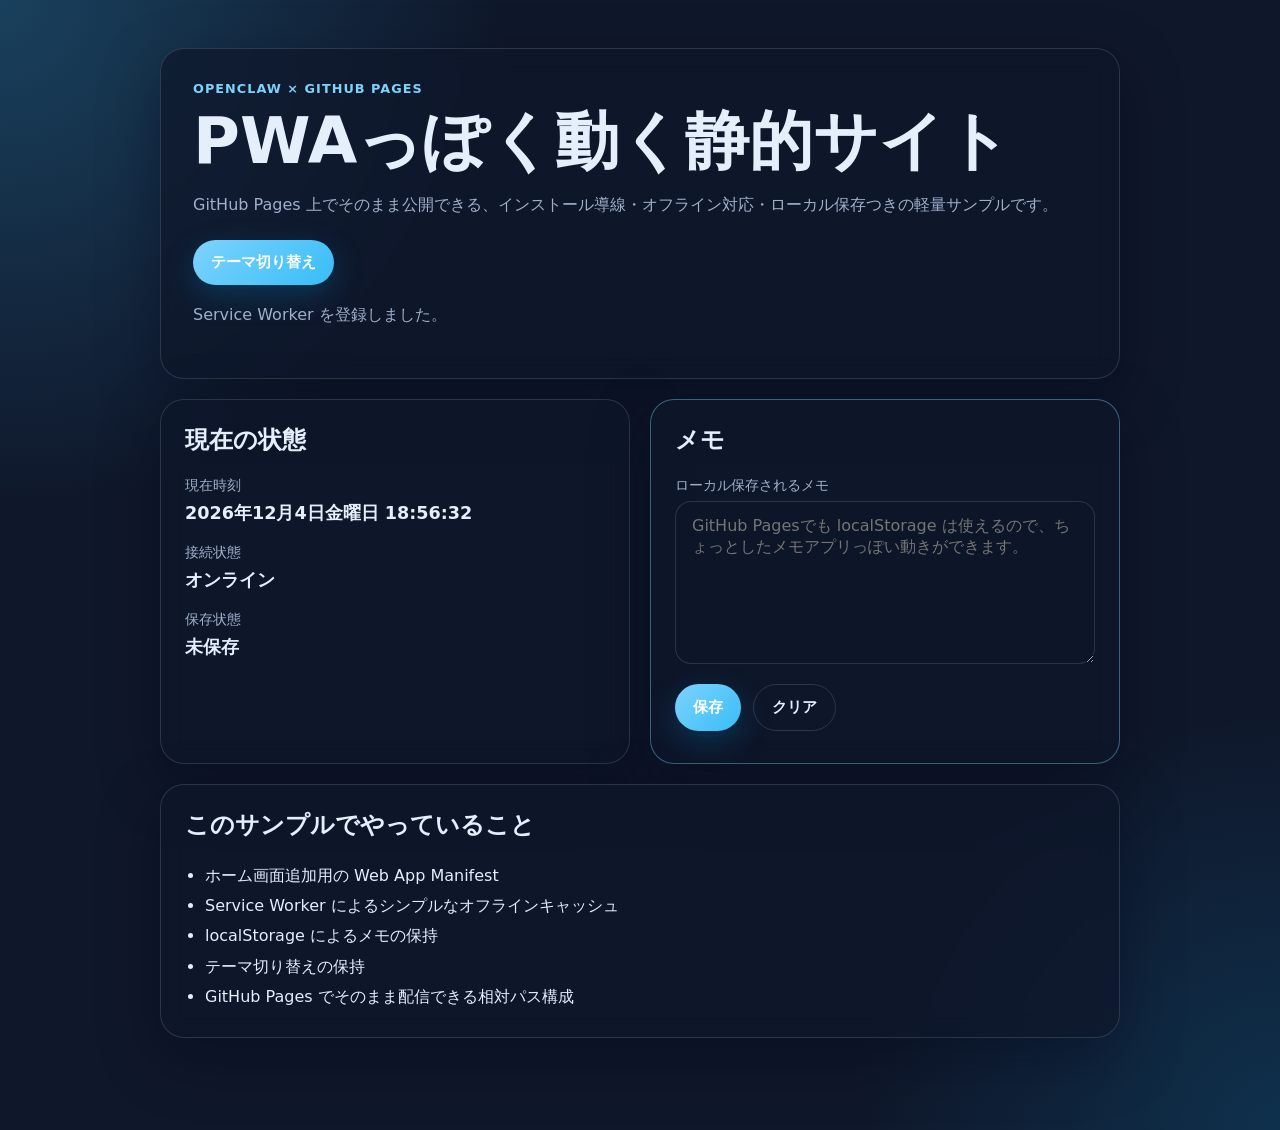
<file: index.html>
<!doctype html>
<html lang="ja">
  <head>
    <meta charset="UTF-8" />
    <meta name="viewport" content="width=device-width, initial-scale=1.0" />
    <meta name="theme-color" content="#0f172a" />
    <title>OpenClaw PWA Sample</title>
    <meta name="description" content="GitHub Pagesで動くPWA風のサンプルサイト" />
    <link rel="manifest" href="./manifest.webmanifest" />
    <link rel="stylesheet" href="./style.css" />
  </head>
  <body>
    <main class="container">
      <header class="hero card">
        <p class="eyebrow">OpenClaw × GitHub Pages</p>
        <h1>PWAっぽく動く静的サイト</h1>
        <p class="lead">
          GitHub Pages 上でそのまま公開できる、インストール導線・オフライン対応・ローカル保存つきの軽量サンプルです。
        </p>
        <div class="hero-actions">
          <button id="themeToggle" type="button">テーマ切り替え</button>
          <button id="installButton" type="button" class="secondary" hidden>アプリとして追加</button>
        </div>
        <p id="installStatus" class="subtle">ブラウザが対応していればホーム画面追加できます。</p>
      </header>

      <section class="grid">
        <section class="card">
          <h2>現在の状態</h2>
          <div class="status-list">
            <div>
              <span class="label">現在時刻</span>
              <strong id="clock">読み込み中...</strong>
            </div>
            <div>
              <span class="label">接続状態</span>
              <strong id="connectionStatus">確認中...</strong>
            </div>
            <div>
              <span class="label">保存状態</span>
              <strong id="saveStatus">未保存</strong>
            </div>
          </div>
        </section>

        <section class="card accent">
          <h2>メモ</h2>
          <label class="label" for="memoInput">ローカル保存されるメモ</label>
          <textarea id="memoInput" rows="7" placeholder="GitHub Pagesでも localStorage は使えるので、ちょっとしたメモアプリっぽい動きができます。"></textarea>
          <div class="hero-actions small">
            <button id="saveMemoButton" type="button">保存</button>
            <button id="clearMemoButton" type="button" class="secondary">クリア</button>
          </div>
        </section>
      </section>

      <section class="card">
        <h2>このサンプルでやっていること</h2>
        <ul>
          <li>ホーム画面追加用の Web App Manifest</li>
          <li>Service Worker によるシンプルなオフラインキャッシュ</li>
          <li>localStorage によるメモの保持</li>
          <li>テーマ切り替えの保持</li>
          <li>GitHub Pages でそのまま配信できる相対パス構成</li>
        </ul>
      </section>
    </main>

    <script src="./script.js"></script>
  </body>
</html>
</file>
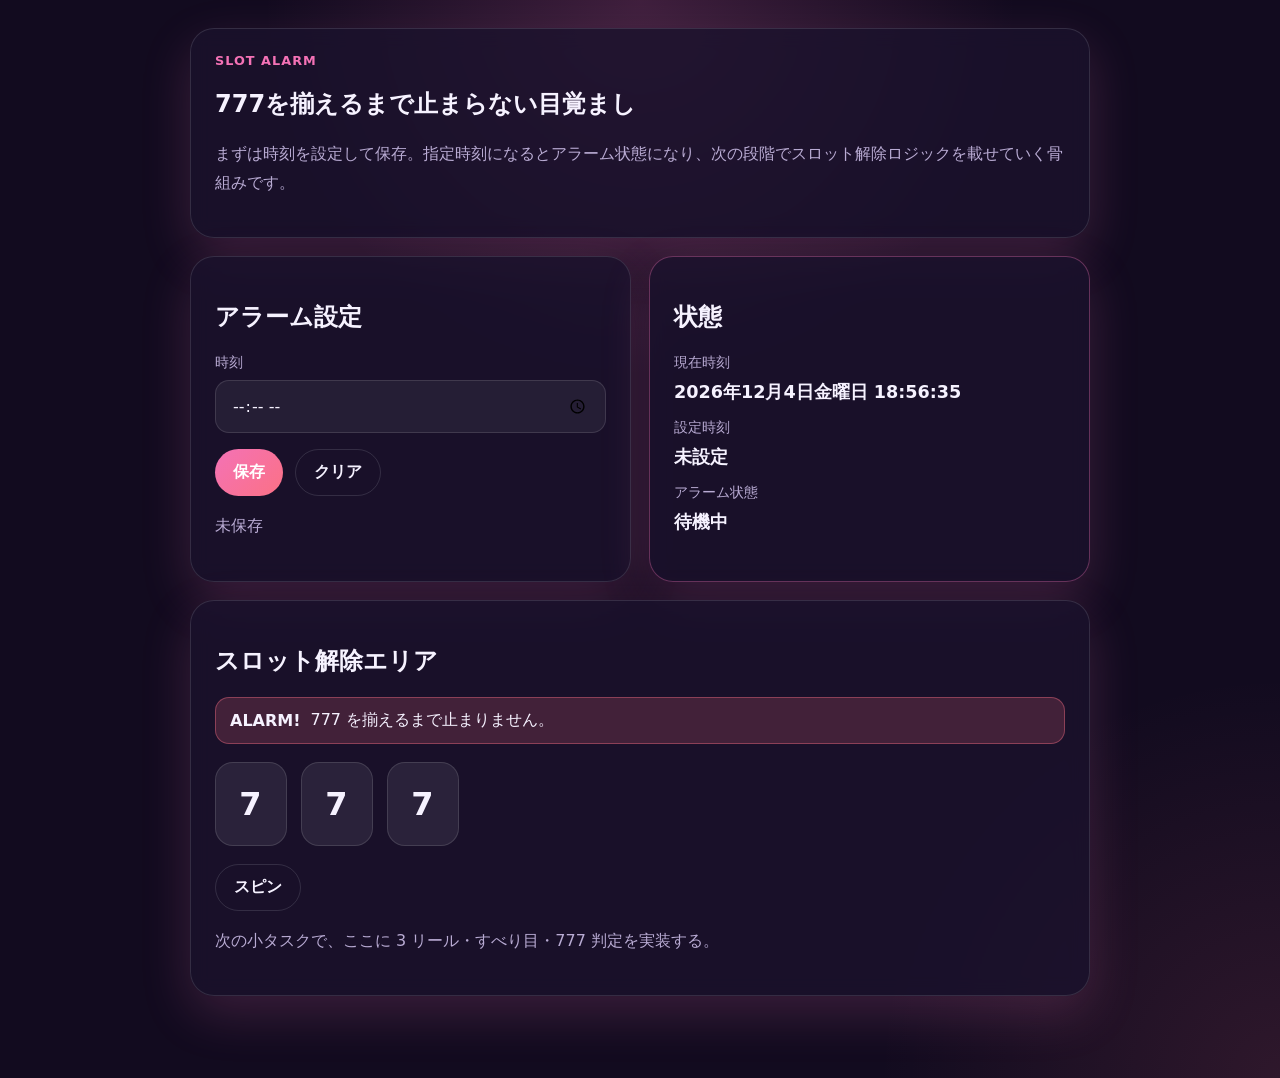
<file: slot-alarm/index.html>
<!doctype html>
<html lang="ja">
  <head>
    <meta charset="UTF-8" />
    <meta name="viewport" content="width=device-width, initial-scale=1.0" />
    <title>Slot Alarm</title>
    <meta name="description" content="777を揃えないと止められないスロット風目覚ましアプリ" />
    <link rel="stylesheet" href="./style.css" />
  </head>
  <body>
    <main class="app-shell">
      <section class="hero panel">
        <p class="eyebrow">Slot Alarm</p>
        <h1>777を揃えるまで止まらない目覚まし</h1>
        <p class="lead">まずは時刻を設定して保存。指定時刻になるとアラーム状態になり、次の段階でスロット解除ロジックを載せていく骨組みです。</p>
      </section>

      <section class="grid">
        <section class="panel">
          <h2>アラーム設定</h2>
          <label for="alarmTime">時刻</label>
          <input id="alarmTime" type="time" />
          <div class="actions">
            <button id="saveAlarmButton" type="button">保存</button>
            <button id="clearAlarmButton" type="button" class="secondary">クリア</button>
          </div>
          <p id="saveMessage" class="muted">未保存</p>
        </section>

        <section class="panel accent">
          <h2>状態</h2>
          <dl class="status-list">
            <div>
              <dt>現在時刻</dt>
              <dd id="clock">読み込み中...</dd>
            </div>
            <div>
              <dt>設定時刻</dt>
              <dd id="alarmDisplay">未設定</dd>
            </div>
            <div>
              <dt>アラーム状態</dt>
              <dd id="alarmState">待機中</dd>
            </div>
          </dl>
        </section>
      </section>

      <section class="panel slot-preview" id="slotPanel">
        <h2>スロット解除エリア</h2>
        <div class="alarm-banner" id="alarmBanner" hidden>
          <strong>ALARM!</strong>
          <span>777 を揃えるまで止まりません。</span>
        </div>
        <div class="reels" aria-label="slot preview">
          <div class="reel" id="reel1">7</div>
          <div class="reel" id="reel2">7</div>
          <div class="reel" id="reel3">7</div>
        </div>
        <div class="actions">
          <button id="spinButton" type="button" class="secondary" disabled>スピン</button>
        </div>
        <p class="muted" id="slotMessage">次の小タスクで、ここに 3 リール・すべり目・777 判定を実装する。</p>
      </section>
    </main>

    <script src="./script.js"></script>
  </body>
</html>
</file>
<file: style.css>
:root {
  --bg: #0f172a;
  --panel: rgba(15, 23, 42, 0.72);
  --text: #e5eefb;
  --muted: #9fb0cb;
  --accent: #7dd3fc;
  --accent-strong: #38bdf8;
  --border: rgba(148, 163, 184, 0.22);
  --shadow: 0 20px 60px rgba(2, 6, 23, 0.35);
}

body.light {
  --bg: #eef4ff;
  --panel: rgba(255, 255, 255, 0.88);
  --text: #14213d;
  --muted: #52607a;
  --accent: #0284c7;
  --accent-strong: #0369a1;
  --border: rgba(15, 23, 42, 0.1);
  --shadow: 0 20px 50px rgba(15, 23, 42, 0.12);
}

* { box-sizing: border-box; }

body {
  margin: 0;
  min-height: 100vh;
  font-family: Inter, ui-sans-serif, system-ui, -apple-system, BlinkMacSystemFont, "Segoe UI", sans-serif;
  color: var(--text);
  background:
    radial-gradient(circle at top left, rgba(56, 189, 248, 0.25), transparent 30%),
    radial-gradient(circle at bottom right, rgba(14, 165, 233, 0.18), transparent 25%),
    var(--bg);
  transition: background 0.2s ease, color 0.2s ease;
}

.container {
  width: min(960px, calc(100% - 32px));
  margin: 0 auto;
  padding: 48px 0 72px;
}

.eyebrow {
  margin: 0 0 12px;
  color: var(--accent);
  font-weight: 700;
  letter-spacing: 0.08em;
  text-transform: uppercase;
  font-size: 0.8rem;
}

h1, h2 { margin-top: 0; }

h1 {
  font-size: clamp(2.2rem, 5vw, 4rem);
  line-height: 1.05;
  margin-bottom: 16px;
}

.lead, .subtle {
  line-height: 1.8;
  color: var(--muted);
}

.card {
  background: var(--panel);
  border: 1px solid var(--border);
  backdrop-filter: blur(12px);
  border-radius: 24px;
  padding: 24px;
  box-shadow: var(--shadow);
  margin-bottom: 20px;
}

.hero { padding: 32px; }

.grid {
  display: grid;
  grid-template-columns: repeat(auto-fit, minmax(280px, 1fr));
  gap: 20px;
}

.card.accent {
  border-color: rgba(125, 211, 252, 0.4);
}

.status-list {
  display: grid;
  gap: 18px;
}

.label {
  display: block;
  color: var(--muted);
  font-size: 0.9rem;
  margin-bottom: 6px;
}

strong {
  font-size: 1.1rem;
}

textarea {
  width: 100%;
  border: 1px solid var(--border);
  background: rgba(15, 23, 42, 0.24);
  color: var(--text);
  border-radius: 16px;
  padding: 14px 16px;
  resize: vertical;
  font: inherit;
}

body.light textarea {
  background: rgba(255, 255, 255, 0.72);
}

.hero-actions {
  display: flex;
  flex-wrap: wrap;
  gap: 12px;
  margin: 20px 0 8px;
}

.hero-actions.small {
  margin-top: 16px;
}

button {
  appearance: none;
  border: none;
  border-radius: 999px;
  padding: 12px 18px;
  font-size: 0.95rem;
  font-weight: 700;
  background: linear-gradient(135deg, var(--accent), var(--accent-strong));
  color: white;
  cursor: pointer;
  box-shadow: 0 10px 30px rgba(2, 132, 199, 0.28);
}

button.secondary {
  background: transparent;
  color: var(--text);
  border: 1px solid var(--border);
  box-shadow: none;
}

button:hover { transform: translateY(-1px); }

ul {
  margin: 0;
  padding-left: 20px;
  line-height: 1.9;
}
</file>
<file: slot-alarm/style.css>
:root {
  --bg: #120b1f;
  --panel: rgba(28, 18, 46, 0.78);
  --text: #f6f2ff;
  --muted: #b9abd3;
  --accent: #f472b6;
  --accent-strong: #fb7185;
  --line: rgba(255, 255, 255, 0.12);
  --glow: 0 18px 50px rgba(244, 114, 182, 0.18);
}

* { box-sizing: border-box; }

body {
  margin: 0;
  min-height: 100vh;
  font-family: Inter, system-ui, sans-serif;
  color: var(--text);
  background:
    radial-gradient(circle at top, rgba(244, 114, 182, 0.2), transparent 30%),
    radial-gradient(circle at bottom right, rgba(251, 113, 133, 0.12), transparent 24%),
    var(--bg);
}

body.alarm-active {
  animation: alarmFlash 0.8s infinite alternate;
}

body.alarm-cleared {
  background:
    radial-gradient(circle at top, rgba(34, 197, 94, 0.22), transparent 30%),
    radial-gradient(circle at bottom right, rgba(74, 222, 128, 0.12), transparent 24%),
    var(--bg);
}

.app-shell {
  width: min(900px, calc(100% - 24px));
  margin: 0 auto;
  padding: 28px 0 64px;
}

.panel {
  background: var(--panel);
  border: 1px solid var(--line);
  border-radius: 24px;
  padding: 24px;
  box-shadow: var(--glow);
  backdrop-filter: blur(10px);
  margin-bottom: 18px;
}

.accent {
  border-color: rgba(244, 114, 182, 0.35);
}

.eyebrow {
  margin: 0 0 12px;
  color: var(--accent);
  font-weight: 700;
  letter-spacing: 0.08em;
  text-transform: uppercase;
  font-size: 0.8rem;
}

.lead,
.muted {
  color: var(--muted);
  line-height: 1.8;
}

.grid {
  display: grid;
  gap: 18px;
  grid-template-columns: repeat(auto-fit, minmax(280px, 1fr));
}

label,
dt {
  display: block;
  font-size: 0.9rem;
  color: var(--muted);
  margin-bottom: 8px;
}

input {
  width: 100%;
  border: 1px solid var(--line);
  border-radius: 14px;
  background: rgba(255, 255, 255, 0.06);
  color: var(--text);
  padding: 14px 16px;
  font: inherit;
}

.actions {
  display: flex;
  gap: 12px;
  margin: 16px 0 10px;
}

button {
  border: none;
  border-radius: 999px;
  padding: 12px 18px;
  font: inherit;
  font-weight: 700;
  color: white;
  background: linear-gradient(135deg, var(--accent), var(--accent-strong));
}

button.secondary {
  background: transparent;
  border: 1px solid var(--line);
  color: var(--text);
}

.status-list {
  margin: 0;
}

.status-list > div {
  margin-bottom: 14px;
}

.status-list dd {
  margin: 0;
  font-size: 1.1rem;
  font-weight: 700;
}

.alarm-banner {
  display: flex;
  gap: 10px;
  align-items: center;
  padding: 12px 14px;
  border-radius: 14px;
  background: rgba(251, 113, 133, 0.18);
  border: 1px solid rgba(251, 113, 133, 0.4);
  margin-bottom: 16px;
}

.slot-preview.success {
  border-color: rgba(74, 222, 128, 0.45);
  box-shadow: 0 18px 50px rgba(34, 197, 94, 0.16);
}

.reels {
  display: grid;
  grid-template-columns: repeat(3, 72px);
  gap: 14px;
  margin: 18px 0;
}

.reel {
  height: 84px;
  display: grid;
  place-items: center;
  border-radius: 18px;
  background: rgba(255, 255, 255, 0.08);
  border: 1px solid rgba(255, 255, 255, 0.12);
  font-size: 2rem;
  font-weight: 800;
  letter-spacing: 0.04em;
}

.reel.spinning {
  outline: 2px solid rgba(244, 114, 182, 0.5);
  transform: translateY(-2px);
}

@keyframes alarmFlash {
  from {
    background-color: var(--bg);
  }
  to {
    background-color: #2a1020;
  }
}

@media (max-width: 640px) {
  .actions {
    flex-direction: column;
  }

  .reels {
    grid-template-columns: repeat(3, 1fr);
  }
}
</file>
